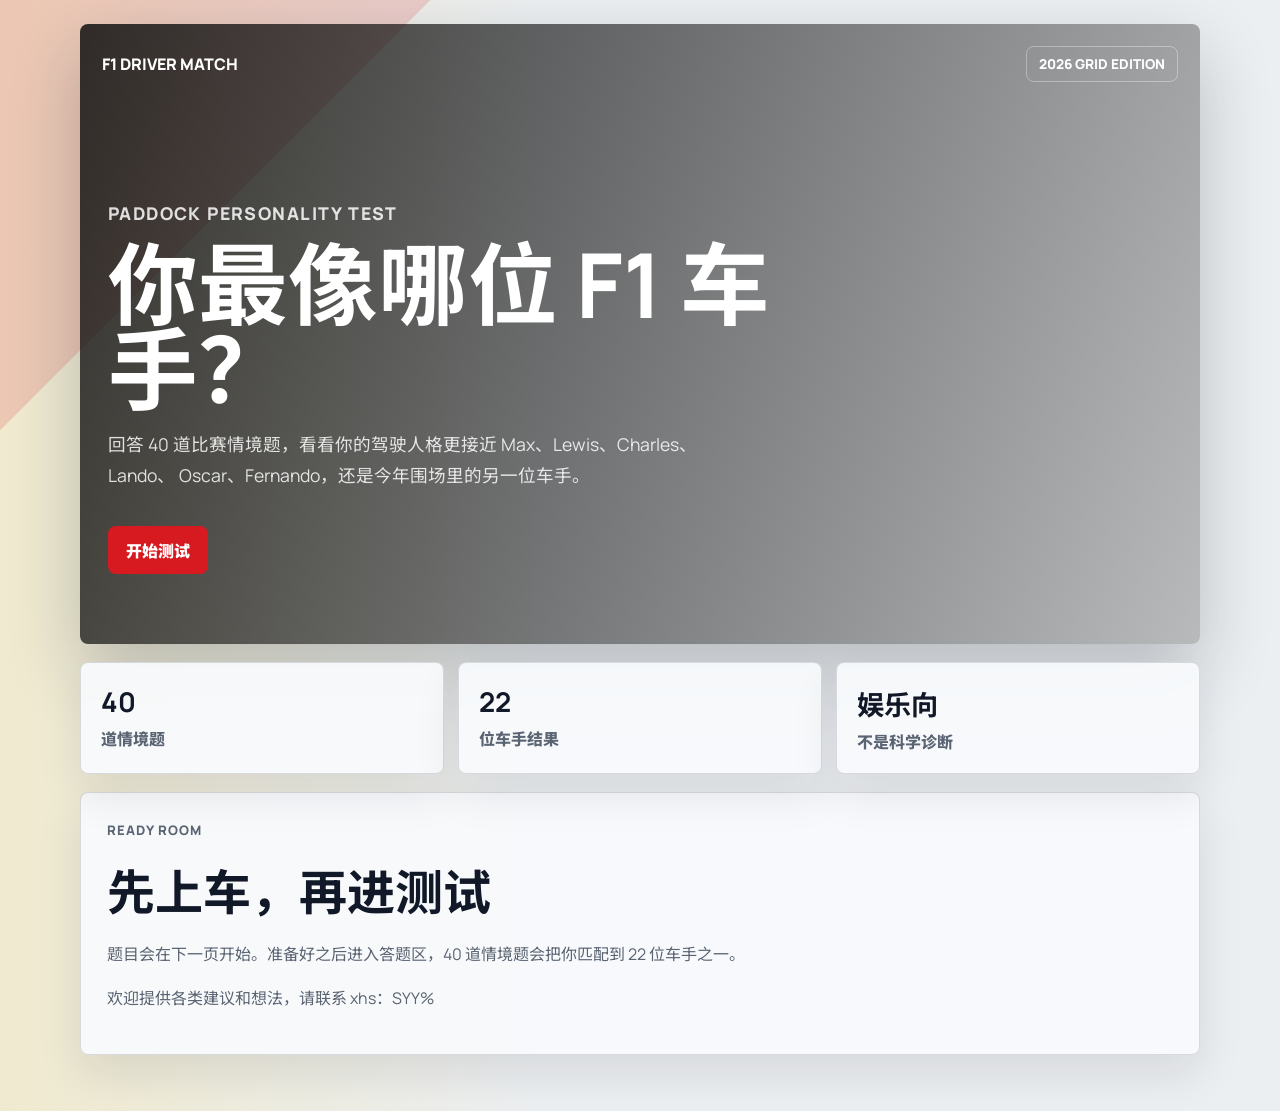
<file: index.html>
<!DOCTYPE html>
<html lang="zh-Hans">
  <head>
    <meta charset="UTF-8" />
    <meta name="viewport" content="width=device-width, initial-scale=1.0" />
    <title>F1 车手人格测试</title>
    <link rel="preconnect" href="https://fonts.googleapis.com" />
    <link rel="preconnect" href="https://fonts.gstatic.com" crossorigin />
    <link
      href="https://fonts.googleapis.com/css2?family=Manrope:wght@400;500;700;800&family=Noto+Sans+SC:wght@400;500;700;900&display=swap"
      rel="stylesheet"
    />
    <link rel="stylesheet" href="styles.css" />
  </head>
  <body class="f1-page">
    <div class="f1-shell">
      <header class="f1-hero">
        <nav class="f1-topbar" aria-label="F1 test navigation">
          <a class="f1-brand" href="index.html">F1 Driver Match</a>
          <div class="f1-nav-meta">
            <span class="f1-season">2026 Grid Edition</span>
          </div>
        </nav>

        <section class="f1-hero-content">
          <p class="f1-kicker">Paddock Personality Test</p>
          <h1>你最像哪位 F1 车手？</h1>
          <p>
            回答 40 道比赛情境题，看看你的驾驶人格更接近 Max、Lewis、Charles、Lando、
            Oscar、Fernando，还是今年围场里的另一位车手。
          </p>
          <a class="f1-start" href="f1quiz.html">开始测试</a>
        </section>
      </header>

      <main>
        <section class="f1-intro" aria-label="Test notes">
          <article>
            <strong>40</strong>
            <span>道情境题</span>
          </article>
          <article>
            <strong>22</strong>
            <span>位车手结果</span>
          </article>
          <article>
            <strong>娱乐向</strong>
            <span>不是科学诊断</span>
          </article>
        </section>

        <section class="f1-cover-panel">
          <p class="f1-kicker">Ready Room</p>
          <h2>先上车，再进测试</h2>
          <p>
            题目会在下一页开始。准备好之后进入答题区，40 道情境题会把你匹配到 22 位车手之一。
          </p>
          <p>欢迎提供各类建议和想法，请联系 xhs：SYY%</p>
        </section>
      </main>
    </div>
  </body>
</html>
</file>
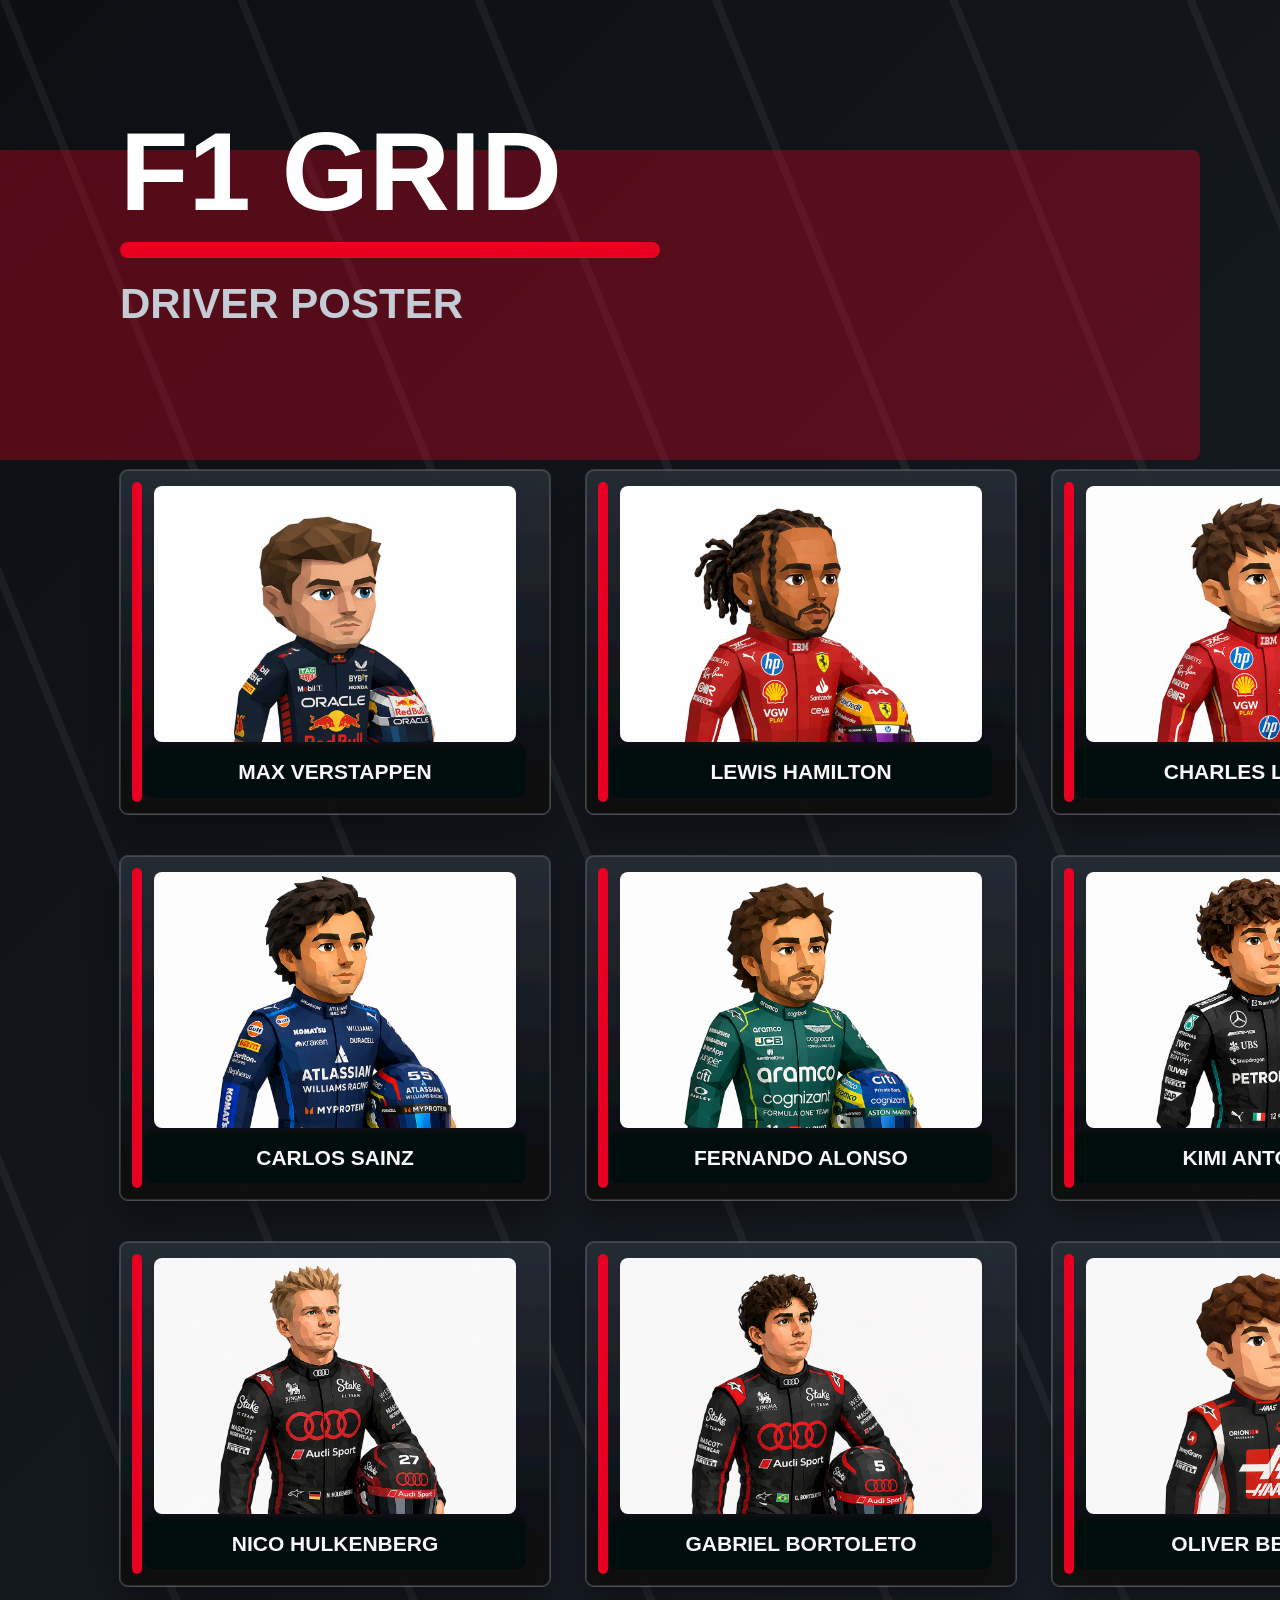
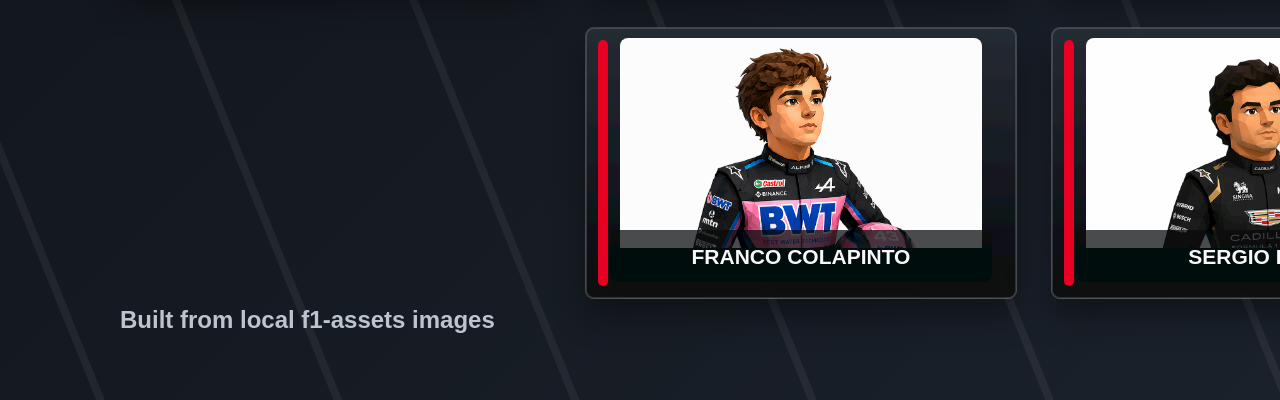
<file: f1-group-poster.html>
<!doctype html>
<html lang="en">
<head>
  <meta charset="utf-8">
  <title>F1 Group Poster</title>
  <style>
    html,
    body {
      width: 3000px;
      height: 2000px;
      margin: 0;
      overflow: hidden;
      background: #0c0e12;
    }

    object {
      display: block;
      width: 3000px;
      height: 2000px;
      border: 0;
    }
  </style>
</head>
<body>
  <object data="f1-group-poster.svg" type="image/svg+xml" aria-label="F1 Grid Driver Poster"></object>
</body>
</html>
</file>
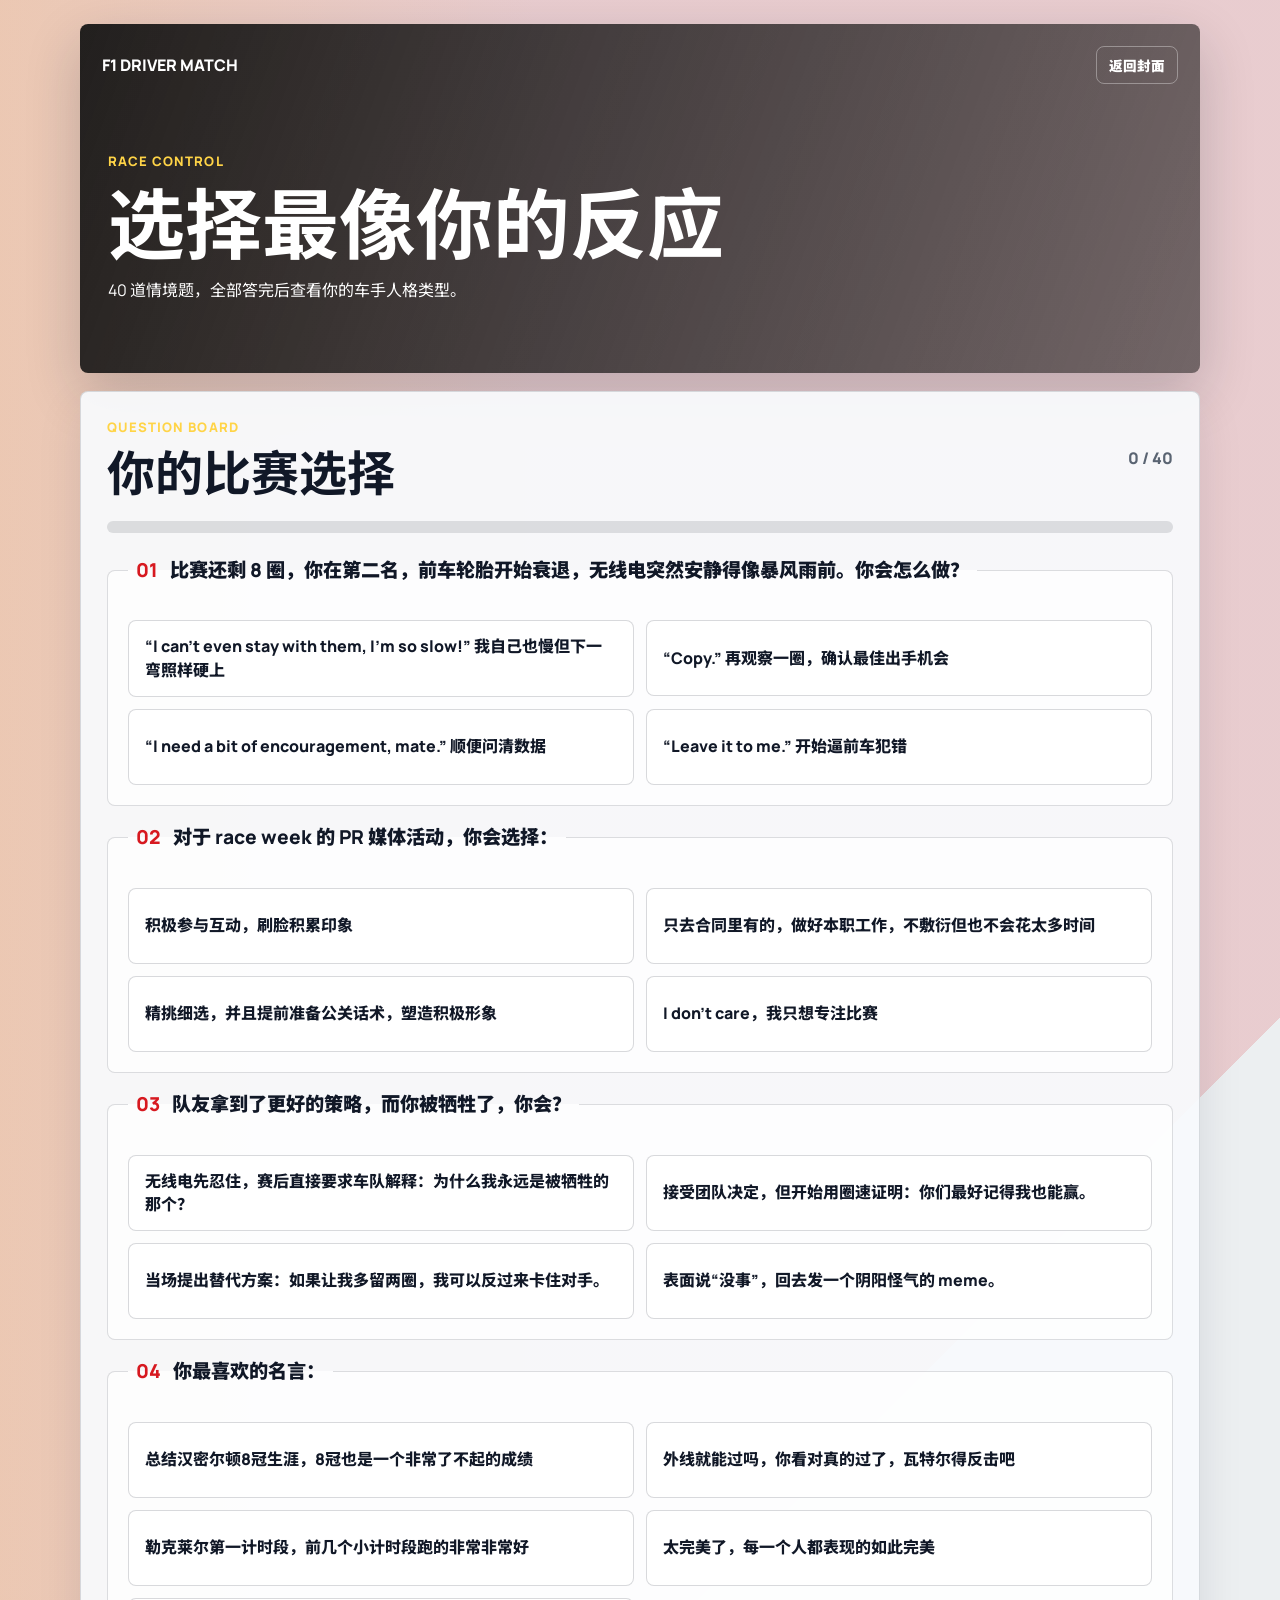
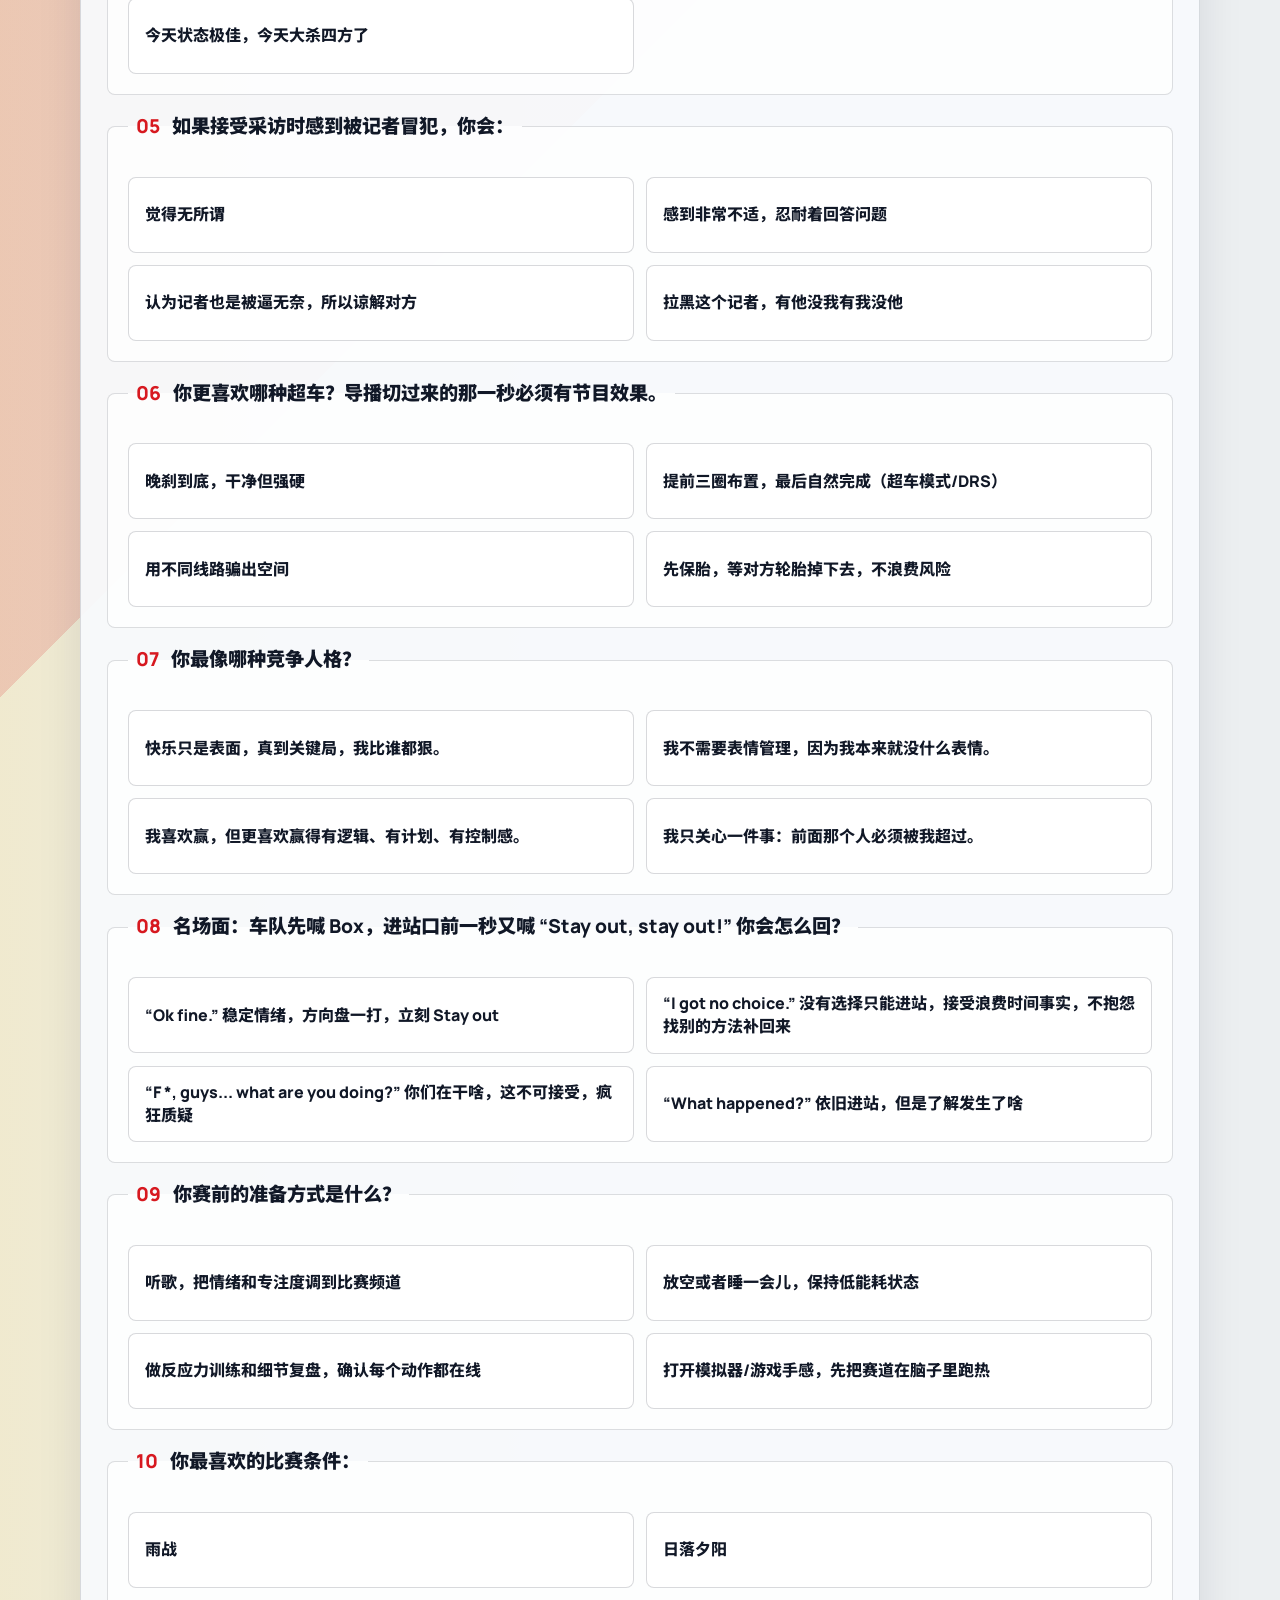
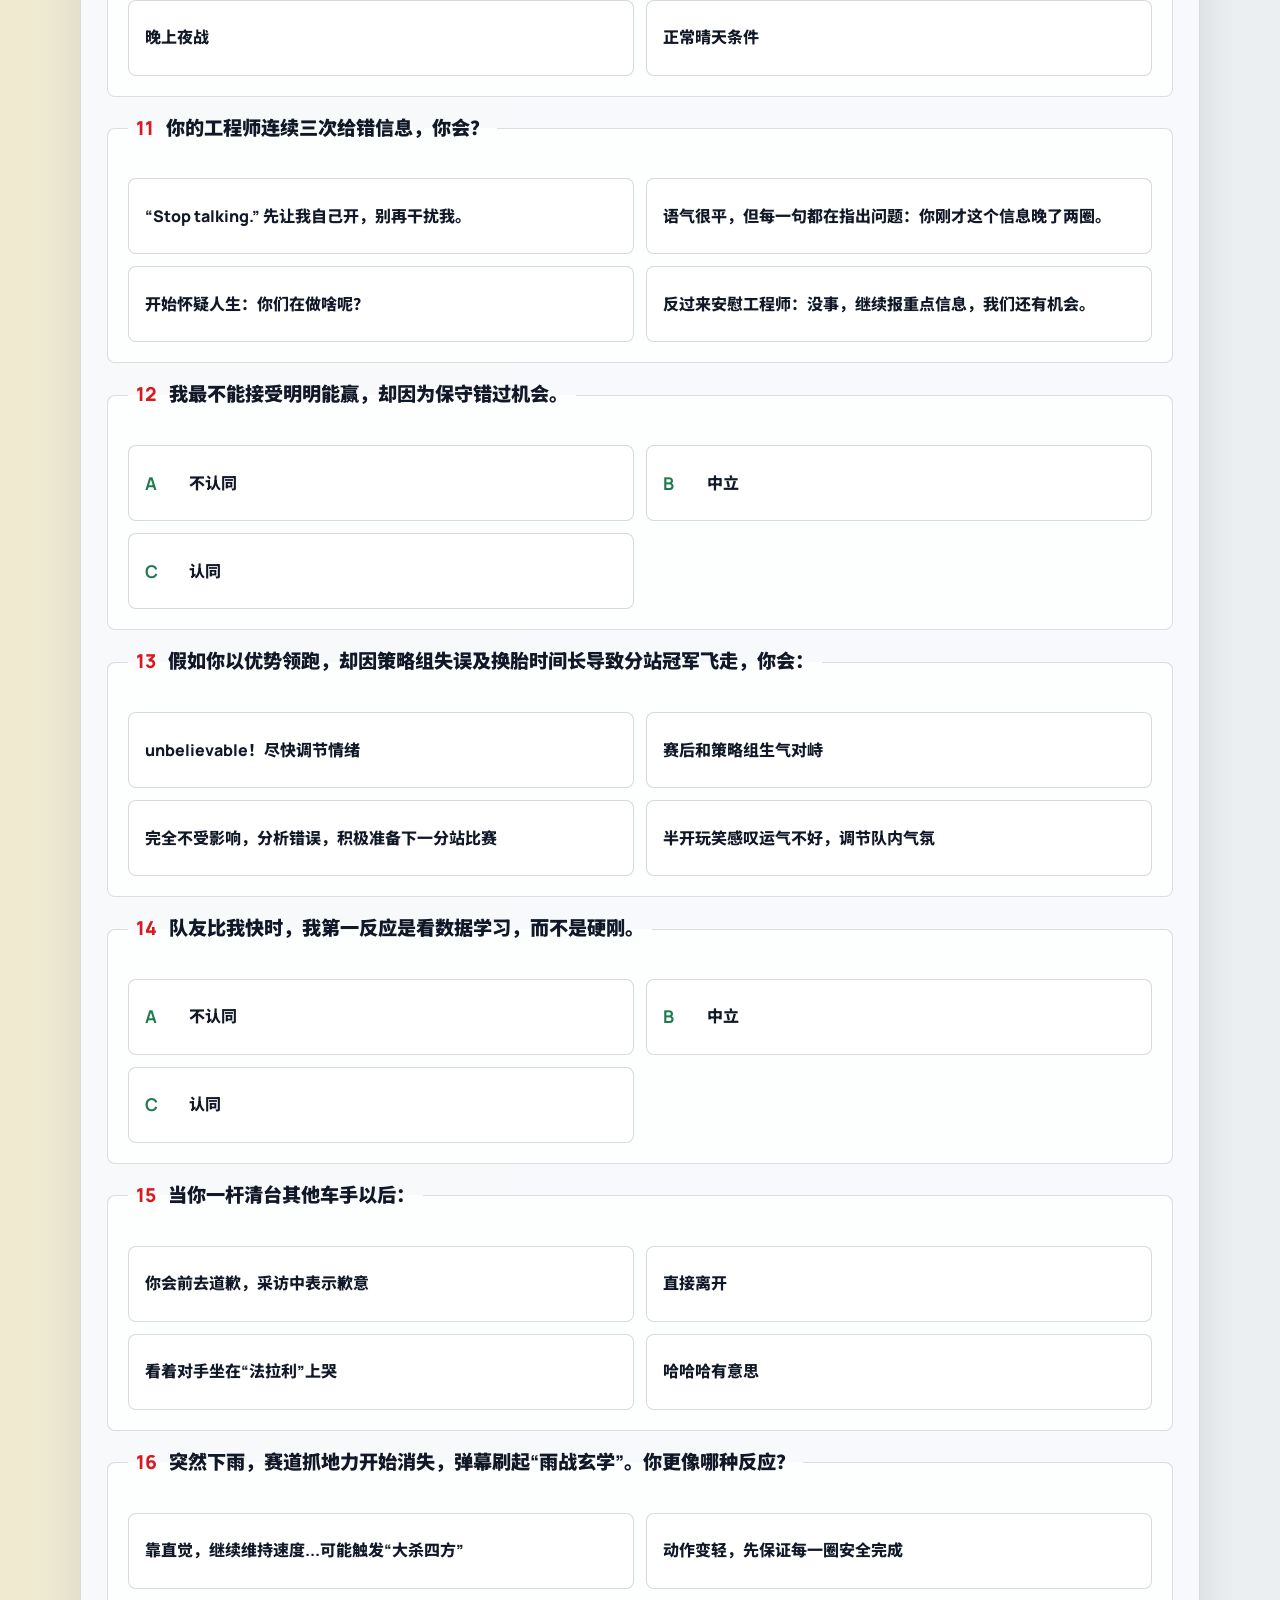
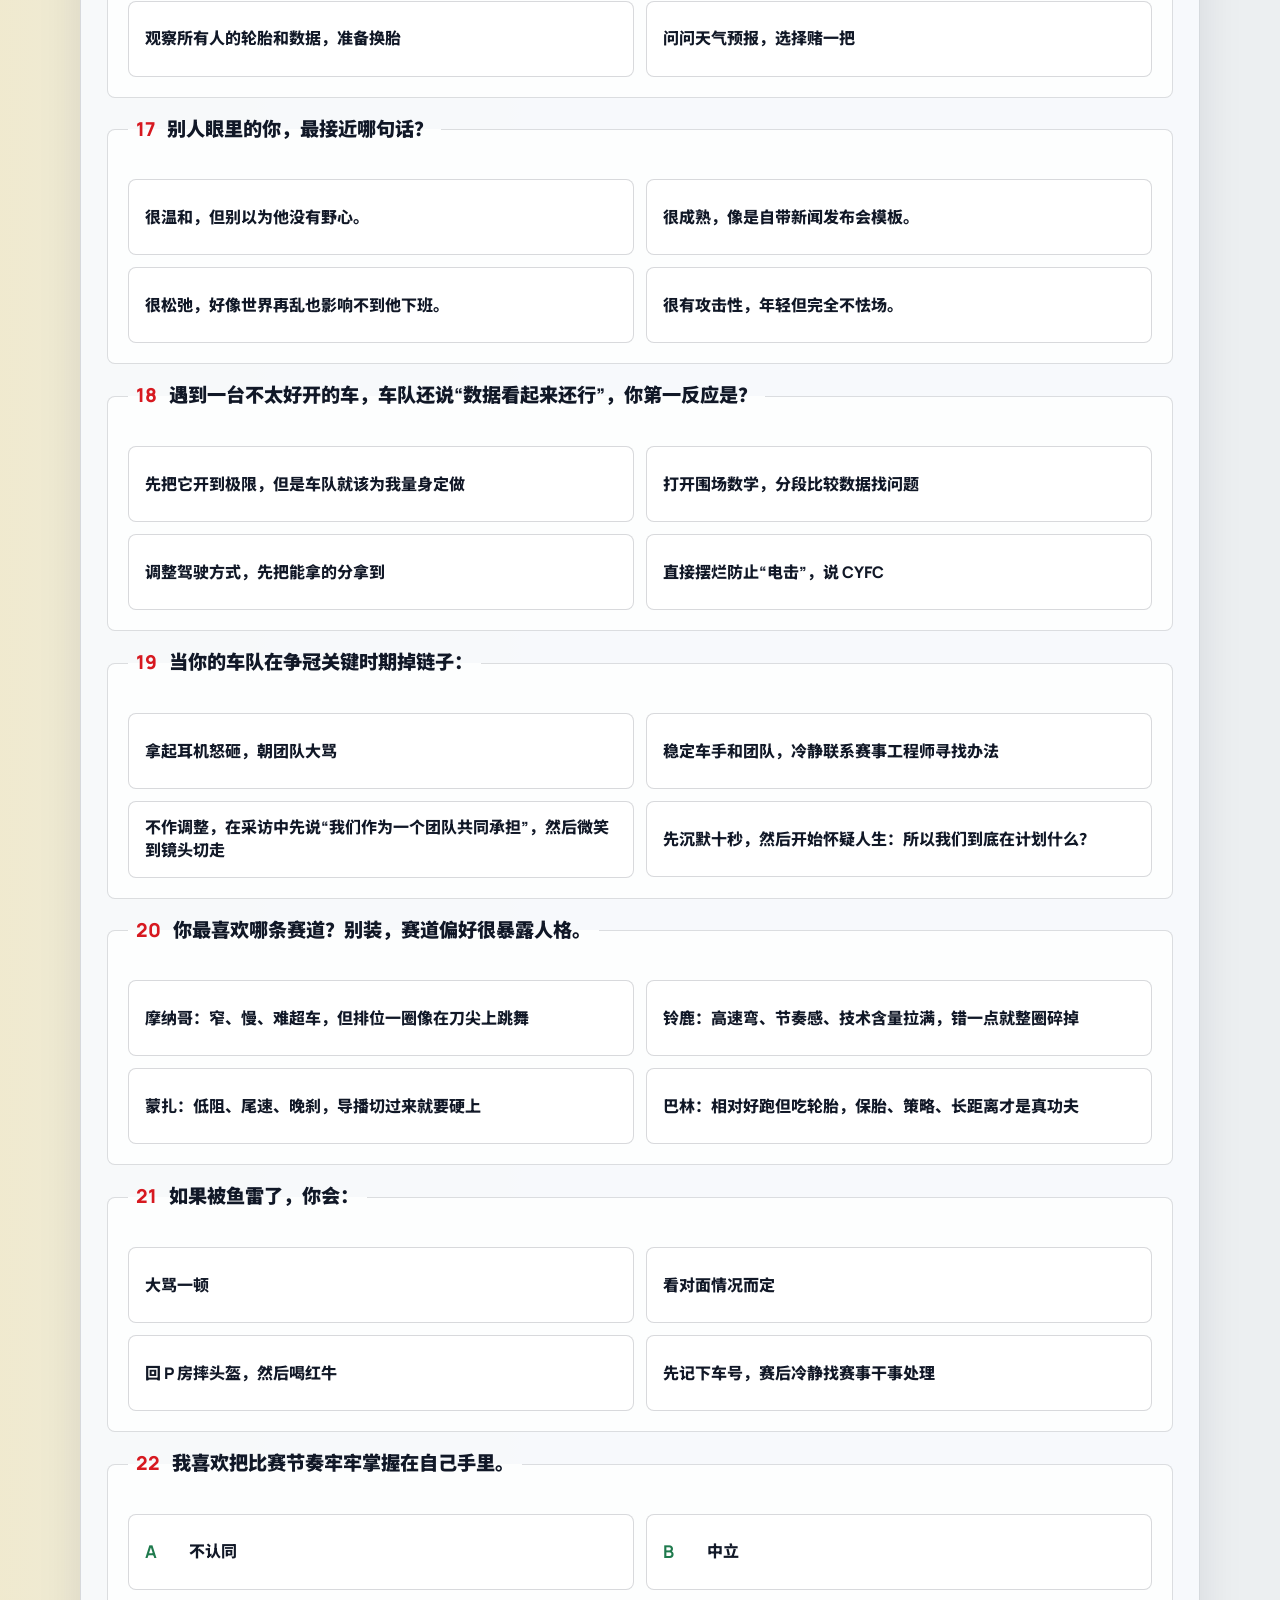
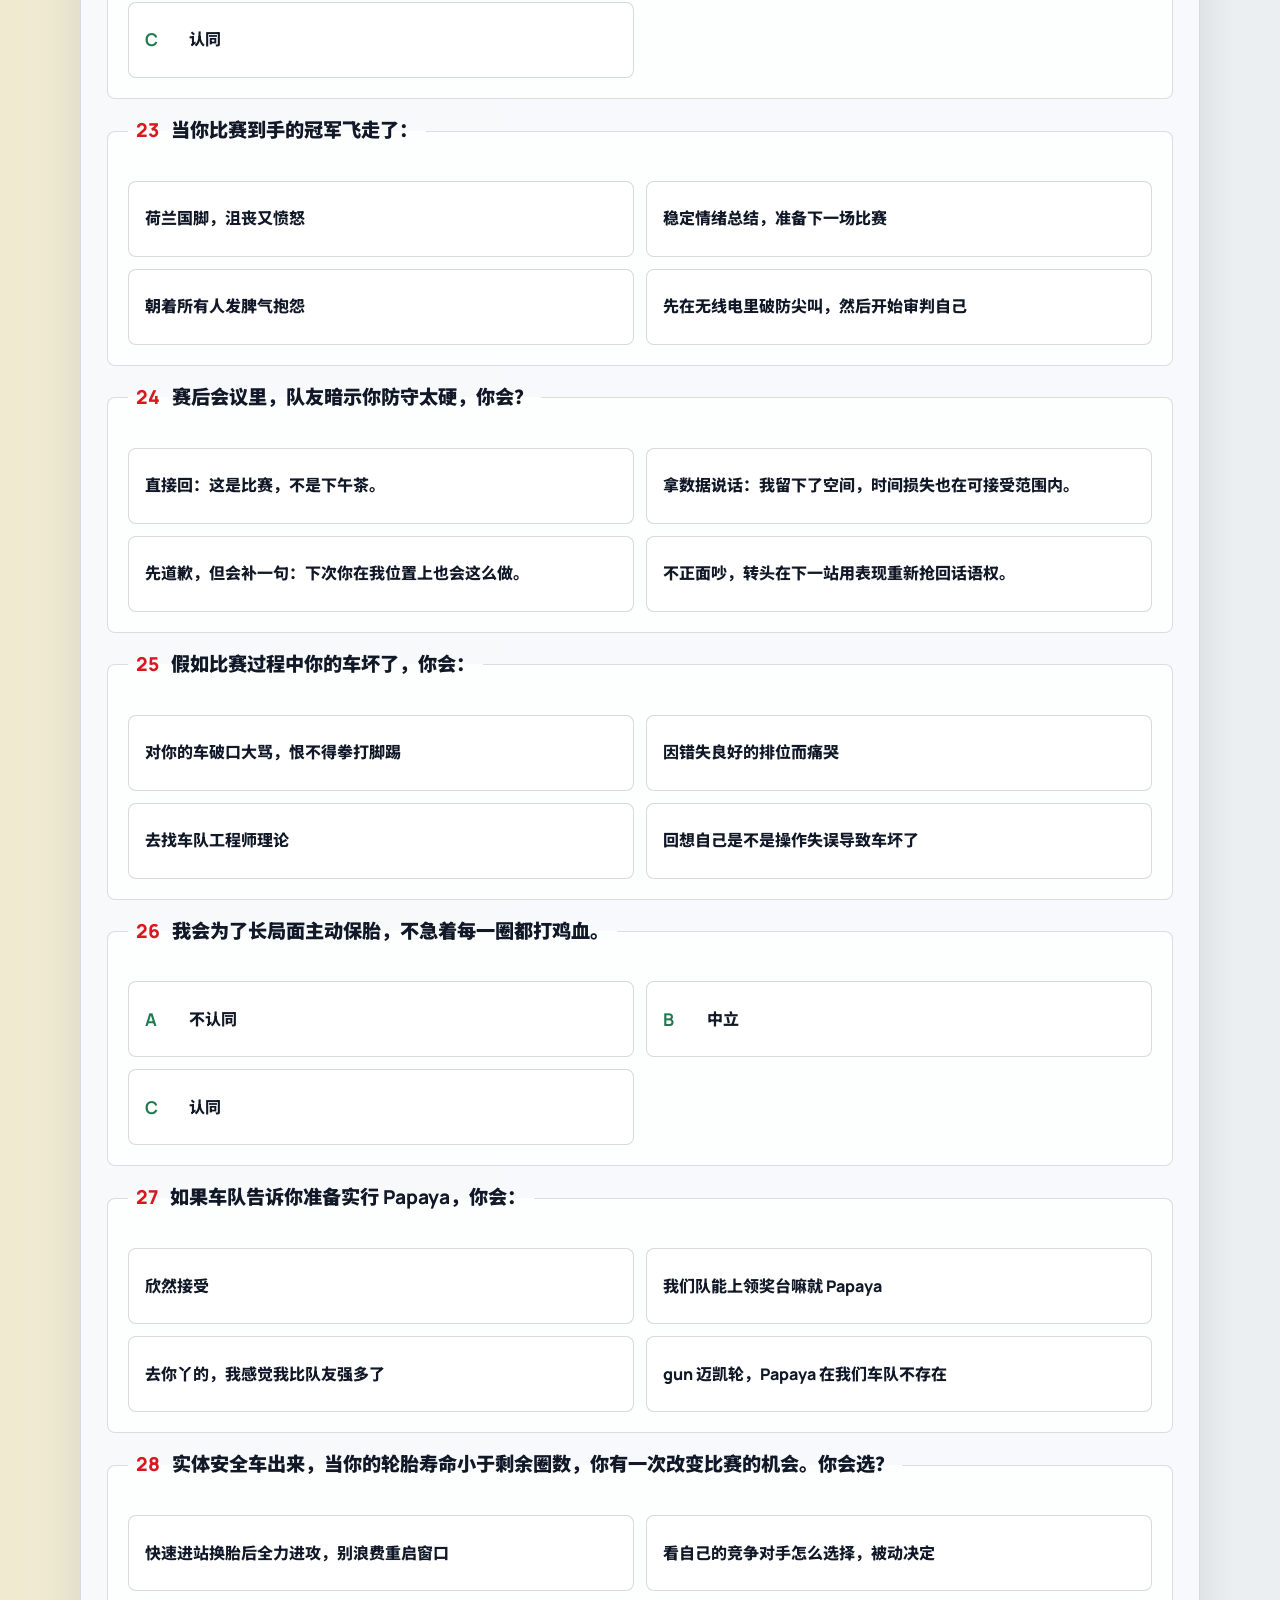
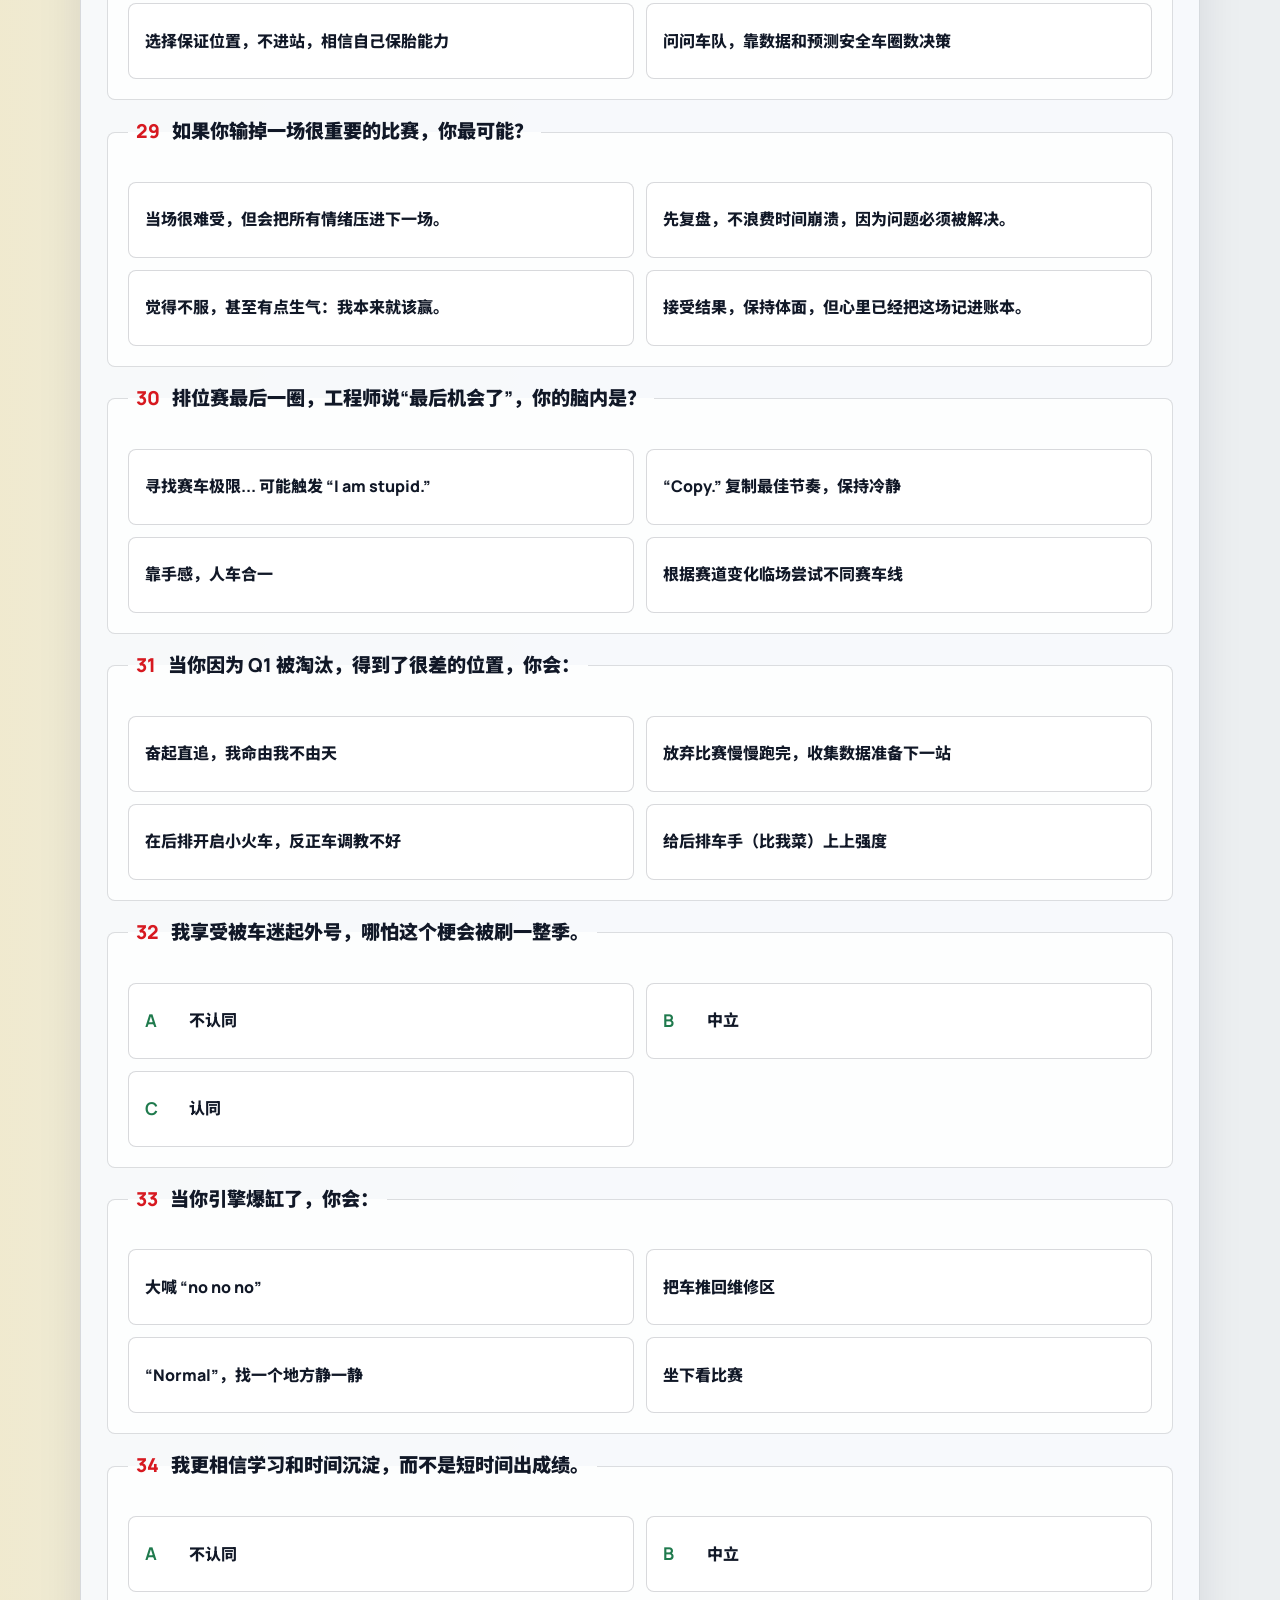
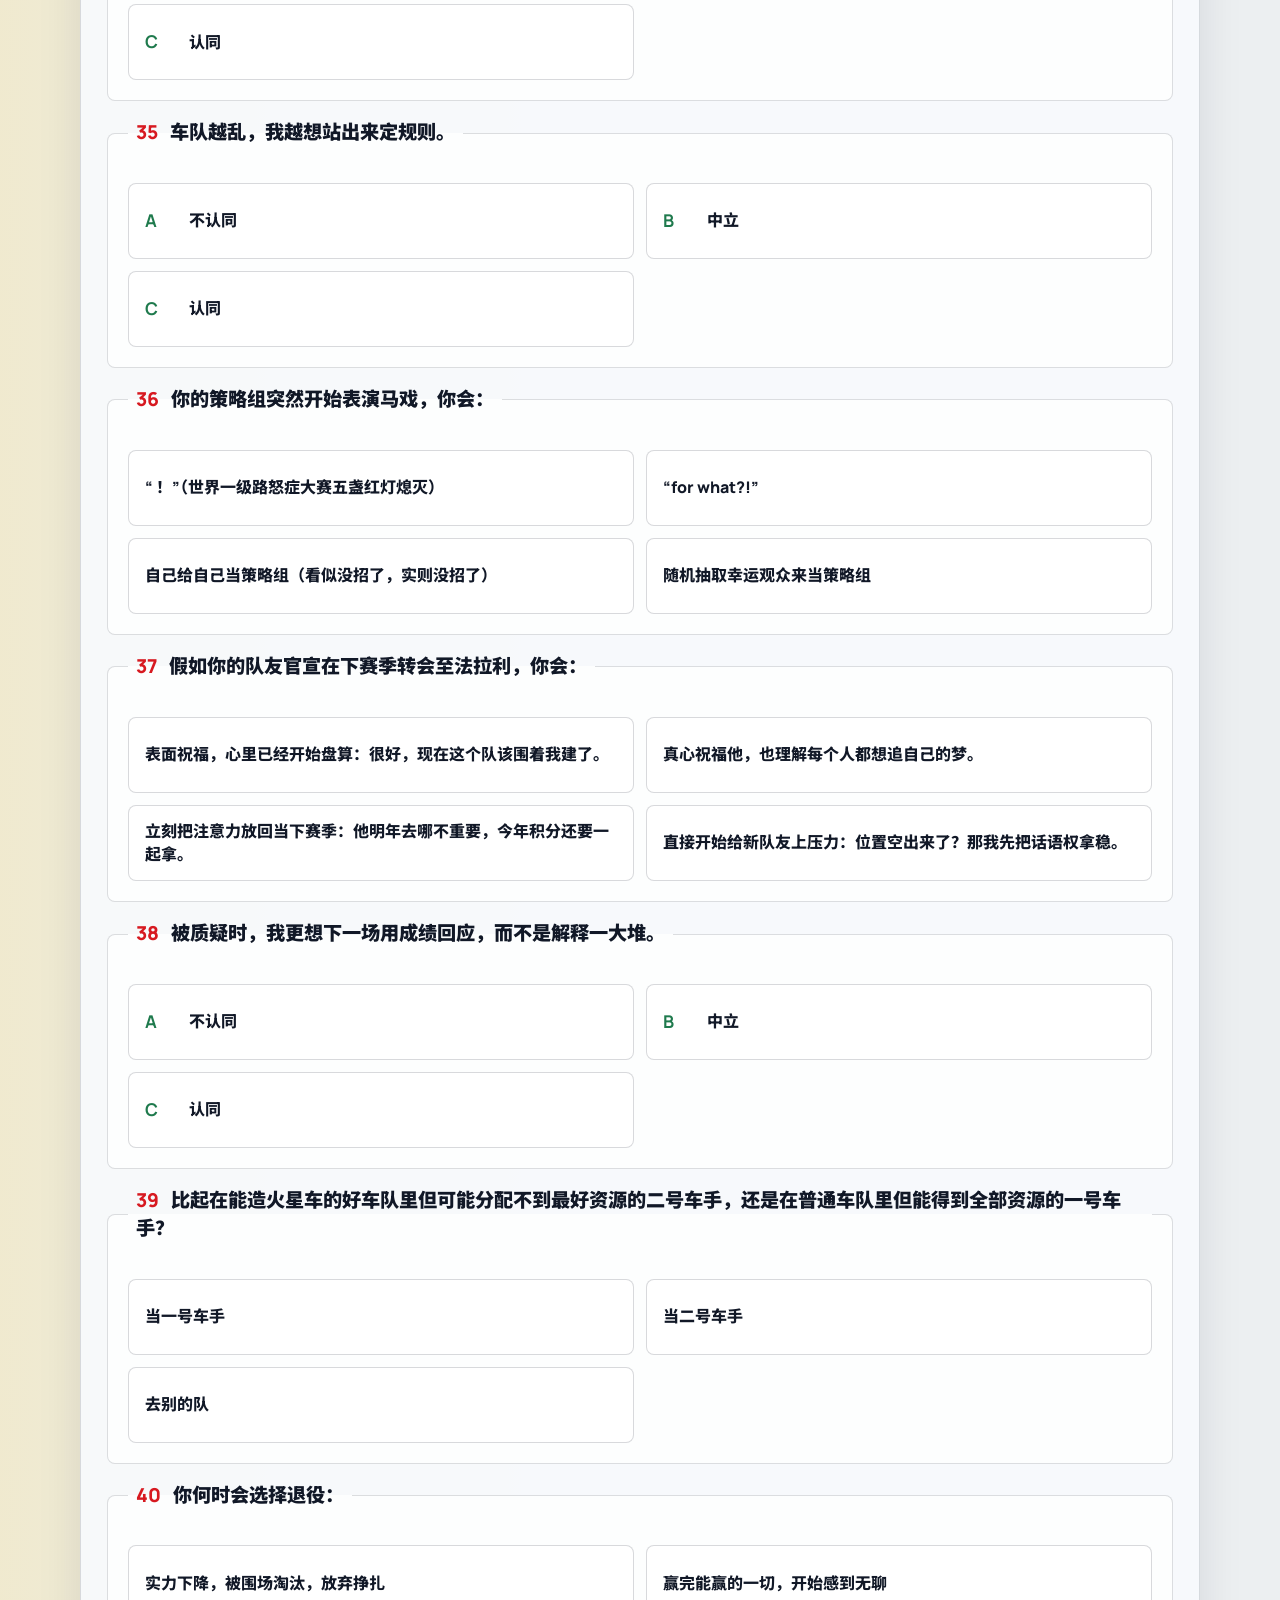
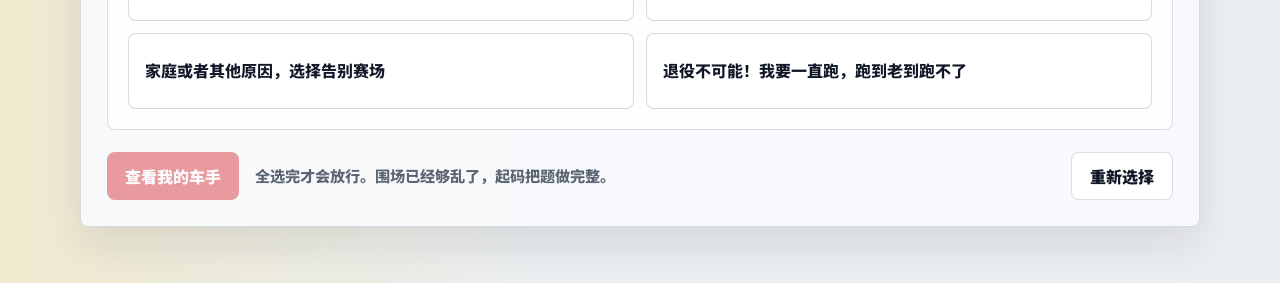
<file: f1quiz.html>
<!DOCTYPE html>
<html lang="zh-Hans">
  <head>
    <meta charset="UTF-8" />
    <meta name="viewport" content="width=device-width, initial-scale=1.0" />
    <title>F1 车手人格测试 · 答题页</title>
    <link rel="preconnect" href="https://fonts.googleapis.com" />
    <link rel="preconnect" href="https://fonts.gstatic.com" crossorigin />
    <link
      href="https://fonts.googleapis.com/css2?family=Manrope:wght@400;500;700;800&family=Noto+Sans+SC:wght@400;500;700;900&display=swap"
      rel="stylesheet"
    />
    <link rel="stylesheet" href="styles.css" />
  </head>
  <body class="f1-page">
    <div class="f1-shell">
      <header class="f1-quiz-cover">
        <nav class="f1-topbar" aria-label="F1 quiz navigation">
          <a class="f1-brand" href="f1index.html">F1 Driver Match</a>
          <a class="f1-season" href="f1index.html">返回封面</a>
        </nav>
        <div class="f1-quiz-cover-copy">
          <p class="f1-kicker">Race Control</p>
          <h1>选择最像你的反应</h1>
          <p>40 道情境题，全部答完后查看你的车手人格类型。</p>
        </div>
      </header>

      <main>
        <section id="f1-quiz" class="f1-quiz" aria-labelledby="quiz-title">
          <div class="f1-quiz-head">
            <div>
              <p class="f1-kicker">Question Board</p>
              <h2 id="quiz-title">你的比赛选择</h2>
            </div>
            <p id="quiz-progress" class="f1-progress-text">0 / 40</p>
          </div>

          <div class="f1-progress-bar" aria-hidden="true">
            <span id="quiz-progress-bar"></span>
          </div>

          <form id="f1-quiz-form" class="f1-question-list"></form>

          <div class="f1-actions">
            <button id="submit-quiz" class="f1-submit" type="button" disabled>查看我的车手</button>
            <p class="f1-submit-hint">全选完才会放行。围场已经够乱了，起码把题做完整。</p>
            <button id="reset-quiz" class="f1-reset" type="button">重新选择</button>
          </div>
        </section>

        <section id="f1-result" class="f1-result" hidden aria-live="polite">
          <div class="f1-result-main">
            <figure class="f1-driver-card">
              <figcaption>
                <span class="f1-type-label">你的人格类型是：</span>
                <strong id="result-driver-name"></strong>
                <span id="result-driver-team"></span>
                <div class="f1-result-stats">
                  <span id="result-driver-number"></span>
                  <span id="result-match-percent"></span>
                </div>
              </figcaption>
              <img id="result-avatar" alt="" />
            </figure>
            <p class="f1-kicker">人格解读</p>
            <h2 id="result-headline"></h2>
            <p id="result-summary"></p>
            <p id="result-detail"></p>
            <div id="result-traits" class="f1-traits"></div>
          </div>

          <aside class="f1-podium" aria-label="Closest driver matches">
            <h3>最接近你的前三名</h3>
            <div id="result-podium"></div>
          </aside>
        </section>
      </main>
    </div>

    <script src="f1-quiz.js?v=20260412-8"></script>
  </body>
</html>
</file>
<file: styles.css>
:root {
  --bg: #f4f0e8;
  --surface: rgba(255, 255, 255, 0.8);
  --surface-strong: #fffdf8;
  --text: #18222d;
  --muted: #596675;
  --accent: #045c52;
  --accent-soft: #d9efe7;
  --line: rgba(24, 34, 45, 0.1);
  --shadow: 0 24px 60px rgba(23, 32, 41, 0.12);
}

* {
  box-sizing: border-box;
}

html {
  scroll-behavior: smooth;
}

body {
  margin: 0;
  background:
    radial-gradient(circle at top left, rgba(255, 191, 128, 0.35), transparent 28%),
    radial-gradient(circle at top right, rgba(4, 92, 82, 0.18), transparent 30%),
    var(--bg);
  color: var(--text);
  font-family: "Manrope", "Noto Sans SC", "Noto Sans TC", sans-serif;
}

a {
  color: inherit;
}

.page-shell {
  width: min(1180px, calc(100% - 32px));
  margin: 24px auto 48px;
}

.hero,
.summary-card,
.info-card,
.topic-card,
.forum-card {
  border: 1px solid var(--line);
  box-shadow: var(--shadow);
}

.hero {
  background: linear-gradient(145deg, rgba(255, 253, 248, 0.96), rgba(228, 241, 236, 0.88));
  border-radius: 28px;
  padding: 24px;
}

.compact-hero {
  margin-bottom: 24px;
}

.topbar {
  display: flex;
  justify-content: space-between;
  align-items: center;
  gap: 16px;
}

.brand {
  font-size: 1rem;
  font-weight: 800;
  letter-spacing: 0.04em;
  text-transform: uppercase;
}

.home-link {
  text-decoration: none;
}

.lang-switcher {
  display: flex;
  flex-wrap: wrap;
  gap: 10px;
}

.lang-btn,
.primary-btn,
.secondary-btn,
.feedback-btn {
  border-radius: 999px;
  border: 1px solid transparent;
  cursor: pointer;
  font: inherit;
  transition: transform 0.2s ease, background 0.2s ease, border-color 0.2s ease;
}

.lang-btn {
  background: rgba(255, 255, 255, 0.68);
  border-color: rgba(4, 92, 82, 0.14);
  color: var(--text);
  padding: 10px 14px;
  font-size: 0.95rem;
  font-weight: 700;
}

.lang-btn.active,
.lang-btn:hover {
  background: var(--accent);
  color: #fff;
}

.hero-content {
  max-width: 760px;
  padding: 64px 8px 24px;
}

.home-hero {
  min-height: 420px;
  display: flex;
  flex-direction: column;
  justify-content: center;
}

.compact-copy {
  padding-top: 28px;
}

.eyebrow,
.section-kicker,
.summary-label,
.card-tag {
  color: var(--accent);
  font-size: 0.84rem;
  font-weight: 800;
  letter-spacing: 0.08em;
  text-transform: uppercase;
}

h1 {
  margin: 16px 0;
  font-size: clamp(2.4rem, 6vw, 5.2rem);
  line-height: 0.98;
}

.hero-copy,
.section-heading p,
.summary-card p,
.topic-card p,
.info-card p {
  color: var(--muted);
  line-height: 1.7;
}

.hero-actions {
  display: flex;
  flex-wrap: wrap;
  gap: 14px;
  margin-top: 28px;
}

.primary-btn,
.secondary-btn {
  display: inline-flex;
  align-items: center;
  justify-content: center;
  min-height: 48px;
  padding: 0 18px;
  text-decoration: none;
  font-weight: 800;
}

.primary-btn {
  background: var(--text);
  color: #fff;
}

.secondary-btn {
  background: rgba(255, 255, 255, 0.68);
  border-color: var(--line);
}

.summary-grid,
.card-grid {
  display: grid;
  gap: 18px;
}

.summary-grid,
.card-grid {
  grid-template-columns: repeat(3, minmax(0, 1fr));
}

.summary-grid {
  margin: 24px 0;
}

.summary-card,
.topic-card,
.info-card,
.forum-card {
  background: var(--surface);
  backdrop-filter: blur(16px);
  border-radius: 24px;
}

.summary-card,
.topic-card,
.info-card,
.forum-card {
  padding: 24px;
}

.topic-card {
  display: block;
  text-decoration: none;
}

.topic-card h3,
.info-card h3 {
  margin: 8px 0 12px;
  font-size: 1.35rem;
}

.detail-link {
  display: inline-flex;
  margin-top: 14px;
  font-weight: 800;
  color: var(--accent);
}

.section-heading {
  margin-bottom: 22px;
}

.home-sections,
.essentials {
  padding: 10px 4px 8px;
}

.mvp-section,
.forum-section {
  padding: 22px 4px 8px;
}

.mvp-tags {
  display: flex;
  flex-wrap: wrap;
  gap: 12px;
}

.feature-grid,
.stats-strip {
  display: grid;
  gap: 18px;
}

.feature-grid {
  grid-template-columns: repeat(3, minmax(0, 1fr));
}

.stats-strip {
  grid-template-columns: repeat(4, minmax(0, 1fr));
  margin-bottom: 24px;
}

.feature-card,
.stat-card {
  padding: 22px;
  border-radius: 22px;
  background: var(--surface);
  border: 1px solid var(--line);
  box-shadow: var(--shadow);
}

.feature-card h3 {
  margin: 0 0 10px;
  font-size: 1.2rem;
}

.stat-card strong {
  display: block;
  margin-bottom: 8px;
  font-size: 1.5rem;
}

.mvp-tag {
  display: inline-flex;
  align-items: center;
  min-height: 42px;
  padding: 0 16px;
  border-radius: 999px;
  background: rgba(4, 92, 82, 0.08);
  border: 1px solid rgba(4, 92, 82, 0.16);
  color: var(--accent);
  font-weight: 800;
}

.group-list {
  display: grid;
  gap: 28px;
}

.group-block {
  display: grid;
  gap: 16px;
}

.group-header h3 {
  margin: 0;
  font-size: 1.7rem;
}

.search-section {
  padding: 22px 4px 12px;
}

.search-box {
  display: flex;
  flex-wrap: wrap;
  gap: 12px;
}

.search-input {
  flex: 1 1 420px;
  min-height: 52px;
  padding: 0 16px;
  border-radius: 18px;
  border: 1px solid var(--line);
  background: rgba(255, 255, 255, 0.9);
  font: inherit;
}

.search-go {
  min-width: 180px;
}

.forum-list {
  display: grid;
  gap: 18px;
}

.guide-layout {
  display: grid;
  grid-template-columns: 280px minmax(0, 1fr);
  gap: 24px;
}

.guide-sidebar-inner {
  position: sticky;
  top: 20px;
  max-height: calc(100vh - 40px);
  overflow: auto;
  padding: 20px;
  border-radius: 24px;
  background: rgba(255, 255, 255, 0.78);
  border: 1px solid var(--line);
  box-shadow: var(--shadow);
}

.sidebar-group {
  display: grid;
  gap: 8px;
  margin-top: 18px;
}

.sidebar-group h3 {
  margin: 0 0 4px;
  font-size: 1rem;
}

.sidebar-link {
  padding: 8px 10px;
  border-radius: 12px;
  text-decoration: none;
  color: var(--muted);
  transition: background 0.2s ease, color 0.2s ease;
}

.sidebar-link.active,
.sidebar-link:hover {
  background: rgba(4, 92, 82, 0.1);
  color: var(--accent);
}

.detail-stack {
  display: grid;
  gap: 24px;
}

.detail-guide {
  display: grid;
  gap: 16px;
}

.detail-hero {
  padding: 24px;
  border-radius: 24px;
  background: linear-gradient(145deg, rgba(222, 239, 231, 0.8), rgba(255, 255, 255, 0.88));
  border: 1px solid rgba(4, 92, 82, 0.14);
  box-shadow: var(--shadow);
}

.detail-hero h2 {
  margin: 8px 0 12px;
  font-size: clamp(1.8rem, 4vw, 2.8rem);
}

.detail-hero p {
  margin: 0;
  line-height: 1.7;
}

.meta-pills {
  display: flex;
  flex-wrap: wrap;
  gap: 12px;
}

.meta-pills span {
  display: inline-flex;
  align-items: center;
  min-height: 40px;
  padding: 0 14px;
  border-radius: 999px;
  background: rgba(214, 234, 255, 0.8);
  border: 1px solid rgba(45, 85, 147, 0.12);
  color: #264783;
  font-weight: 800;
}

.detail-grid {
  display: grid;
  grid-template-columns: repeat(2, minmax(0, 1fr));
  gap: 16px;
}

.detail-card {
  padding: 22px;
  border-radius: 22px;
  background: rgba(255, 255, 255, 0.86);
  border: 1px solid var(--line);
  box-shadow: var(--shadow);
}

.detail-card h3 {
  margin: 0 0 10px;
  color: #264783;
  font-size: 1.3rem;
}

.detail-card p {
  margin: 0;
  line-height: 1.75;
  color: var(--muted);
}

.forum-card h3 {
  margin: 8px 0 12px;
  font-size: 1.25rem;
}

.forum-meta {
  margin: 0 0 16px;
  color: var(--muted);
  font-size: 0.95rem;
}

.toggle-replies-btn {
  border: 1px solid var(--line);
  background: var(--surface-strong);
  color: var(--text);
  border-radius: 999px;
  padding: 10px 16px;
  font: inherit;
  font-weight: 800;
  cursor: pointer;
}

.reply-panel {
  margin-top: 16px;
  display: grid;
  gap: 12px;
}

.reply-item {
  padding: 14px 16px;
  background: rgba(255, 255, 255, 0.7);
  border: 1px solid var(--line);
  border-radius: 16px;
}

.reply-item strong {
  display: block;
  margin-bottom: 8px;
}

.link-list {
  display: flex;
  flex-direction: column;
  gap: 10px;
  margin: 18px 0 20px;
}

.link-list a {
  padding: 12px 14px;
  background: var(--surface-strong);
  border: 1px solid var(--line);
  border-radius: 16px;
  text-decoration: none;
  font-weight: 700;
}

.feedback-row {
  display: flex;
  gap: 12px;
}

.feedback-btn {
  background: var(--accent-soft);
  color: var(--accent);
  padding: 10px 14px;
  font-weight: 800;
}

.feedback-btn.secondary {
  background: rgba(255, 238, 230, 0.95);
  color: #9e4d2f;
}

.lang-btn:hover,
.primary-btn:hover,
.secondary-btn:hover,
.feedback-btn:hover,
.topic-card:hover,
.toggle-replies-btn:hover {
  transform: translateY(-1px);
}

@media (max-width: 900px) {
  .summary-grid,
  .card-grid,
  .detail-grid,
  .feature-grid,
  .stats-strip,
  .guide-layout {
    grid-template-columns: 1fr;
  }

  .hero-content {
    padding-top: 40px;
  }

  .topbar {
    flex-direction: column;
    align-items: flex-start;
  }

  .guide-sidebar-inner {
    position: static;
    max-height: none;
  }
}

@media (max-width: 640px) {
  .page-shell {
    width: min(100% - 20px, 1180px);
    margin-top: 10px;
  }

  .hero,
  .summary-card,
  .topic-card,
  .info-card {
    border-radius: 20px;
  }

  h1 {
    font-size: 2.3rem;
  }

  .feedback-row {
    flex-direction: column;
  }
}

.f1-page {
  --track: #111111;
  --paper: #f8fafc;
  --signal: #d71920;
  --signal-2: #ffd447;
  --grass: #1f7a4d;
  --ink: #111827;
  --soft-ink: #5a6472;
  --f1-line: rgba(17, 24, 39, 0.14);
  background:
    linear-gradient(135deg, rgba(215, 25, 32, 0.16) 0 18%, transparent 18% 100%),
    linear-gradient(90deg, rgba(255, 212, 71, 0.2), transparent 42%),
    #eceff1;
  color: var(--ink);
}

.f1-shell {
  width: min(1120px, calc(100% - 32px));
  margin: 24px auto 56px;
}

.f1-hero {
  min-height: min(620px, calc(100vh - 48px));
  display: flex;
  flex-direction: column;
  border-radius: 8px;
  overflow: hidden;
  color: #fff;
  background:
    linear-gradient(110deg, rgba(17, 17, 17, 0.86), rgba(17, 17, 17, 0.24)),
    url("https://sportsbase.io/images/gpfans/copy_1200x800/7635575d89f55753779bdca8ea72032a6af0489f.png") center / cover;
  box-shadow: 0 28px 70px rgba(17, 24, 39, 0.24);
}

.f1-quiz-cover {
  margin-bottom: 18px;
  border-radius: 8px;
  color: #fff;
  background:
    linear-gradient(110deg, rgba(17, 17, 17, 0.92), rgba(17, 17, 17, 0.55)),
    url("https://sportsbase.io/images/gpfans/copy_1200x800/7635575d89f55753779bdca8ea72032a6af0489f.png") center / cover;
  box-shadow: 0 20px 55px rgba(17, 24, 39, 0.2);
}

.f1-topbar {
  display: flex;
  align-items: center;
  justify-content: space-between;
  gap: 16px;
  padding: 22px;
}

.f1-brand,
.f1-season {
  color: inherit;
  font-weight: 900;
  letter-spacing: 0;
  text-decoration: none;
  text-transform: uppercase;
}

.f1-nav-meta {
  display: flex;
  flex-wrap: wrap;
  justify-content: flex-end;
  gap: 10px;
}

.f1-author-top {
  padding: 8px 12px;
  border: 1px solid rgba(255, 255, 255, 0.34);
  border-radius: 8px;
  color: inherit;
  font-size: 0.85rem;
  font-weight: 900;
  text-transform: uppercase;
}

.f1-season {
  padding: 8px 12px;
  border: 1px solid rgba(255, 255, 255, 0.34);
  border-radius: 8px;
  font-size: 0.85rem;
}

.f1-hero-content {
  width: min(760px, 100%);
  margin-top: auto;
  padding: 56px 28px 70px;
}

.f1-quiz-cover-copy {
  width: min(760px, 100%);
  padding: 46px 28px 56px;
}

.f1-kicker {
  margin: 0 0 12px;
  color: var(--signal-2);
  font-size: 0.82rem;
  font-weight: 900;
  letter-spacing: 0.08em;
  text-transform: uppercase;
}

.f1-hero h1 {
  max-width: 760px;
  margin: 0 0 18px;
  font-size: clamp(2.7rem, 7vw, 5.8rem);
  line-height: 0.95;
}

.f1-hero p {
  max-width: 650px;
  color: rgba(255, 255, 255, 0.84);
  font-size: 1.1rem;
  line-height: 1.75;
}

.f1-author {
  margin: 12px 0 0;
  color: var(--signal-2);
  font-weight: 900;
}

.f1-start,
.f1-submit,
.f1-reset {
  min-height: 48px;
  display: inline-flex;
  align-items: center;
  justify-content: center;
  border: 0;
  border-radius: 8px;
  padding: 0 18px;
  font: inherit;
  font-weight: 900;
  text-decoration: none;
  cursor: pointer;
}

.f1-start,
.f1-submit {
  background: var(--signal);
  color: #fff;
}

.f1-start {
  margin-top: 18px;
}

.f1-submit:disabled {
  cursor: not-allowed;
  opacity: 0.42;
}

.f1-reset {
  background: #fff;
  color: var(--ink);
  border: 1px solid var(--f1-line);
}

.f1-intro {
  display: grid;
  grid-template-columns: repeat(3, minmax(0, 1fr));
  gap: 14px;
  margin: 18px 0;
}

.f1-cover-panel {
  margin-top: 18px;
  padding: 26px;
  border: 1px solid var(--f1-line);
  border-radius: 8px;
  background: rgba(248, 250, 252, 0.94);
  box-shadow: 0 18px 45px rgba(17, 24, 39, 0.1);
}

.f1-cover-panel h2 {
  margin: 0 0 12px;
  font-size: clamp(1.8rem, 4vw, 3rem);
}

.f1-cover-panel p {
  max-width: 720px;
  color: var(--soft-ink);
  line-height: 1.75;
}

.f1-intro article,
.f1-quiz,
.f1-result {
  background: rgba(248, 250, 252, 0.94);
  border: 1px solid var(--f1-line);
  border-radius: 8px;
  box-shadow: 0 18px 45px rgba(17, 24, 39, 0.1);
}

.f1-intro article {
  padding: 20px;
}

.f1-intro strong {
  display: block;
  margin-bottom: 6px;
  font-size: 1.7rem;
}

.f1-intro span {
  color: var(--soft-ink);
  font-weight: 800;
}

.f1-quiz,
.f1-result {
  padding: 26px;
}

.f1-quiz-head,
.f1-actions,
.f1-podium-item {
  display: flex;
  align-items: center;
  justify-content: space-between;
  gap: 16px;
}

.f1-quiz h2,
.f1-result h2 {
  margin: 0;
  font-size: clamp(1.8rem, 4vw, 3rem);
  line-height: 1.05;
}

.f1-progress-text {
  min-width: 72px;
  margin: 0;
  color: var(--soft-ink);
  font-weight: 900;
  text-align: right;
}

.f1-progress-bar {
  height: 12px;
  margin: 22px 0 24px;
  overflow: hidden;
  border-radius: 8px;
  background: rgba(17, 24, 39, 0.12);
}

.f1-progress-bar span {
  display: block;
  width: 0;
  height: 100%;
  border-radius: inherit;
  background: linear-gradient(90deg, var(--grass), var(--signal-2), var(--signal));
  transition: width 0.22s ease;
}

.f1-question-list {
  display: grid;
  gap: 18px;
}

.f1-question {
  min-width: 0;
  margin: 0;
  padding: 20px;
  border: 1px solid var(--f1-line);
  border-radius: 8px;
  background: rgba(255, 255, 255, 0.72);
}

.f1-question legend {
  padding: 0 8px;
  font-size: 1.2rem;
  font-weight: 900;
  line-height: 1.45;
}

.f1-question legend span {
  color: var(--signal);
  font-family: "Manrope", sans-serif;
  margin-right: 8px;
}

.f1-options {
  display: grid;
  grid-template-columns: repeat(2, minmax(0, 1fr));
  gap: 12px;
  margin-top: 16px;
}

.f1-option {
  position: relative;
  display: block;
}

.f1-option input {
  position: absolute;
  inset: 0;
  opacity: 0;
}

.f1-option span {
  min-height: 76px;
  display: flex;
  align-items: center;
  gap: 16px;
  padding: 14px 16px;
  border: 1px solid rgba(17, 24, 39, 0.16);
  border-radius: 8px;
  background: #fff;
  color: var(--ink);
  font-weight: 800;
  line-height: 1.45;
  transition: border-color 0.18s ease, box-shadow 0.18s ease, transform 0.18s ease;
}

.f1-option b {
  min-width: 28px;
  color: var(--driver-color, var(--grass));
  font-size: 1.1rem;
}

.f1-option input:checked + span {
  border-color: var(--signal);
  box-shadow: inset 6px 0 0 var(--signal), 0 12px 28px rgba(215, 25, 32, 0.14);
}

.f1-option:hover span {
  transform: translateY(-1px);
}

.f1-actions {
  justify-content: flex-start;
  margin-top: 22px;
  flex-wrap: wrap;
}

.f1-submit-hint {
  flex: 1 1 260px;
  margin: 0;
  color: var(--soft-ink);
  font-size: 0.95rem;
  font-weight: 800;
  line-height: 1.55;
}

.f1-result {
  --driver-color: var(--signal);
  --driver-primary: var(--driver-color);
  --driver-secondary: var(--driver-color);
  display: grid;
  position: relative;
  grid-template-columns: minmax(0, 1.4fr) minmax(280px, 0.6fr);
  gap: 24px;
  margin-top: 18px;
  overflow: hidden;
  border-top: 0;
}

.f1-result::before {
  content: "";
  position: absolute;
  inset: 0 0 auto;
  height: 8px;
  background: linear-gradient(90deg, var(--driver-primary), var(--driver-secondary));
}

.f1-result[hidden] {
  display: none;
}

.f1-result-main p {
  color: var(--soft-ink);
  font-size: 1.05rem;
  line-height: 1.75;
}

.f1-driver-card {
  display: grid;
  justify-items: center;
  gap: 18px;
  margin: 0 0 22px;
  padding: 28px 20px;
  border: 1px solid rgba(17, 24, 39, 0.1);
  border-radius: 8px;
  background:
    linear-gradient(135deg, rgba(255, 255, 255, 0.96), rgba(248, 250, 252, 0.86)),
    radial-gradient(circle at bottom right, rgba(17, 24, 39, 0.08), transparent 34%);
}

.f1-driver-card img {
  width: min(100%, 280px);
  max-height: 340px;
  aspect-ratio: 4 / 5;
  border: 5px solid transparent;
  border-radius: 8px;
  background:
    linear-gradient(#fff, #fff) padding-box,
    linear-gradient(135deg, var(--driver-primary), var(--driver-secondary)) border-box;
  object-fit: contain;
  object-position: center top;
  padding: 2px;
}

.f1-driver-card figcaption {
  display: grid;
  justify-items: center;
  gap: 10px;
  text-align: center;
}

.f1-type-label {
  color: var(--soft-ink);
  font-size: clamp(1.2rem, 4vw, 2rem);
  font-weight: 700;
}

.f1-driver-card strong {
  color: var(--ink);
  font-size: clamp(2.5rem, 8vw, 5rem);
  font-weight: 900;
  line-height: 1;
}

.f1-driver-card span {
  color: var(--driver-color);
  font-weight: 900;
}

.f1-result-stats {
  justify-content: center;
  display: flex;
  flex-wrap: wrap;
  gap: 8px;
  margin-top: 6px;
}

.f1-result-stats span {
  min-height: 34px;
  display: inline-flex;
  align-items: center;
  padding: 0 10px;
  border: 1px solid var(--driver-color);
  border-radius: 8px;
  background: #fff;
  color: var(--driver-color);
  font-size: 0.9rem;
}

.f1-traits {
  display: flex;
  flex-wrap: wrap;
  gap: 10px;
  margin-top: 18px;
}

.f1-traits span,
.f1-rank {
  display: inline-flex;
  align-items: center;
  justify-content: center;
  border-radius: 8px;
  font-weight: 900;
}

.f1-traits span {
  min-height: 38px;
  padding: 0 12px;
  background: #fff;
  border: 1px solid var(--driver-color);
  color: var(--driver-color);
}

.f1-podium h3 {
  margin: 0 0 14px;
}

.f1-podium {
  display: grid;
  align-content: start;
}

#result-podium {
  display: grid;
  gap: 12px;
}

.f1-podium-item {
  justify-content: flex-start;
  padding: 14px;
  border: 1px solid var(--f1-line);
  border-radius: 8px;
  background: #fff;
}

.f1-rank {
  width: 42px;
  height: 42px;
  flex: 0 0 auto;
  background: var(--track);
  color: #fff;
}

.f1-podium-item strong,
.f1-podium-item small {
  display: block;
}

.f1-podium-item small {
  margin-top: 4px;
  color: var(--soft-ink);
  font-weight: 800;
}

@media (max-width: 760px) {
  .f1-shell {
    width: min(100% - 20px, 1120px);
    margin-top: 10px;
  }

  .f1-hero {
    min-height: 560px;
  }

  .f1-topbar,
  .f1-quiz-head {
    align-items: flex-start;
    flex-direction: column;
  }

  .f1-season {
    align-self: flex-start;
  }

  .f1-hero-content {
    padding: 44px 18px 48px;
  }

  .f1-quiz-cover-copy {
    padding: 34px 18px 42px;
  }

  .f1-intro,
  .f1-options,
  .f1-result {
    grid-template-columns: 1fr;
  }

  .f1-quiz,
  .f1-result {
    padding: 18px;
  }

  .f1-question {
    padding: 16px;
  }

  .f1-option span {
    min-height: 64px;
  }

  .f1-driver-card {
    padding: 22px 14px;
  }
}
</file>
